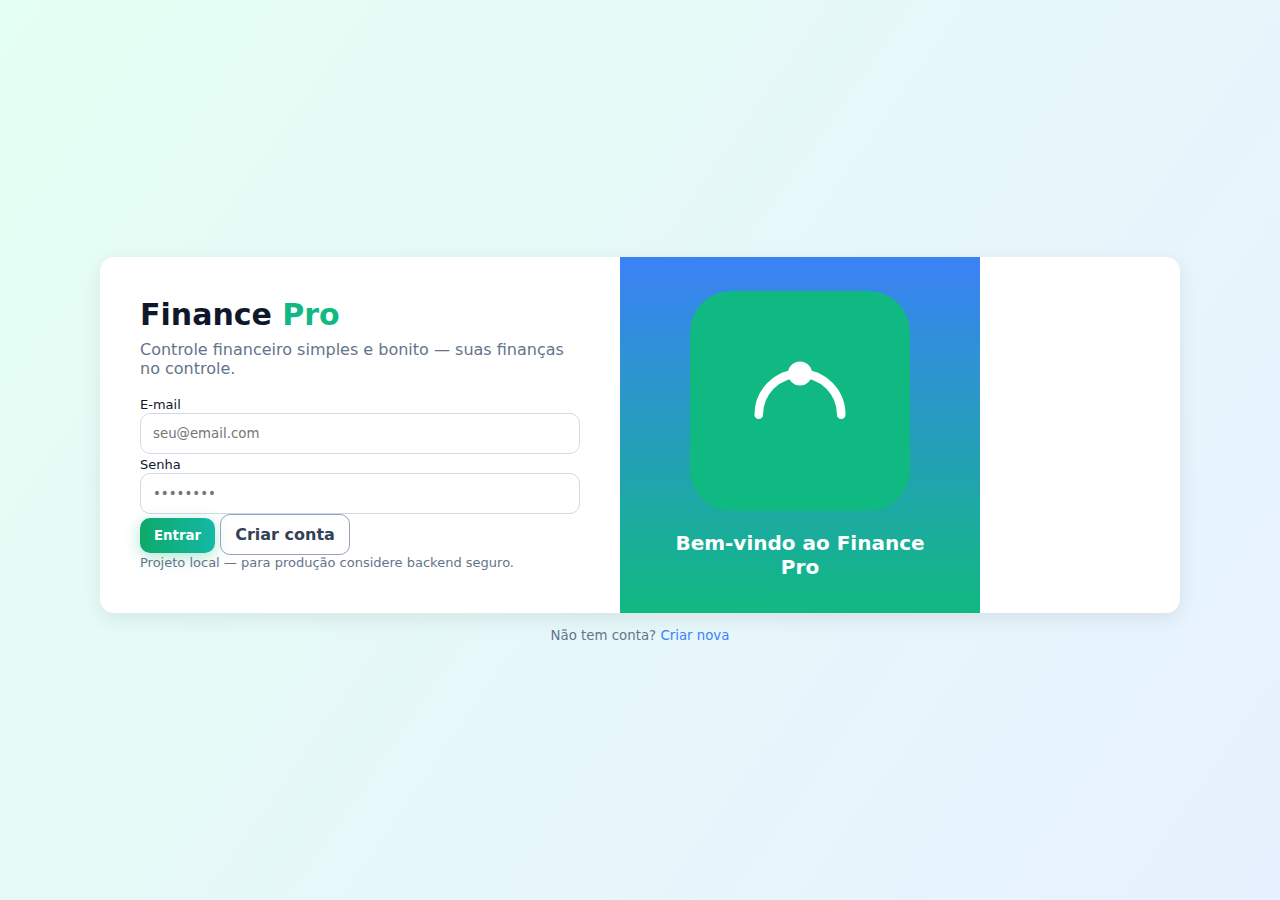
<file: index.html>
<!DOCTYPE html>
<html lang="pt-BR">
<head>
  <meta charset="utf-8" />
  <meta name="viewport" content="width=device-width,initial-scale=1" />
  <title>Finance Pro — Login</title>
  <link rel="stylesheet" href="style.css" />
</head>
<body class="auth-page">

  <main class="auth-container">
    <div class="auth-card">
      <div class="auth-left">
        <h1 class="brand">Finance <span class="accent">Pro</span></h1>
        <p class="subtitle">Controle financeiro simples e bonito — suas finanças no controle.</p>

        <label class="field">
          <span>E-mail</span>
          <input id="login-email" type="email" placeholder="seu@email.com" />
        </label>

        <label class="field">
          <span>Senha</span>
          <input id="login-senha" type="password" placeholder="••••••••" />
        </label>

        <div class="actions">
          <button id="login-btn" class="btn primary btn-animated">Entrar</button>
          <a href="cadastro.html" class="btn ghost">Criar conta</a>
        </div>

        <p class="muted small">Projeto local — para produção considere backend seguro.</p>
      </div>

      <div class="auth-right">
        <div class="welcome-illustration">
          <svg width="220" height="220" viewBox="0 0 64 64" fill="none" aria-hidden>
            <rect width="64" height="64" rx="12" fill="#10b981"/>
            <path d="M20 36c0-6.627 5.373-12 12-12s12 5.373 12 12" stroke="#fff" stroke-width="2.5" stroke-linecap="round" stroke-linejoin="round"/>
            <circle cx="32" cy="24" r="3.5" fill="#fff"/>
          </svg>
        </div>
        <p class="big">Bem-vindo ao Finance Pro</p>
      </div>
    </div>

    <footer class="auth-footer">
      <small>Não tem conta? <a href="cadastro.html">Criar nova</a></small>
    </footer>
  </main>

<script>
  // Login logic (API Call)
  const API_URL = 'http://localhost:3000/api'; // Mantenha consistente com script.js

  document.getElementById("login-btn").addEventListener("click", async () => {
    const email = document.getElementById("login-email").value.trim();
    const senha = document.getElementById("login-senha").value.trim();

    if (!email || !senha) return alert("Preencha e-mail e senha.");

    try {
        const response = await fetch(`${API_URL}/auth/login`, {
            method: 'POST',
            headers: { 'Content-Type': 'application/json' },
            body: JSON.stringify({ email, senha })
        });

        if (!response.ok) {
            const errorData = await response.json().catch(() => ({ message: "E-mail ou senha incorretos." }));
            return alert(errorData.message || "Falha no login. Verifique o console para detalhes.");
        }

        const data = await response.json();
        
        // ** API deve retornar um token e info do usuário no objeto 'data' **
        localStorage.setItem("authToken", data.token); // Salva o token de segurança
        localStorage.setItem("loggedUser", email); 
        
        if (!localStorage.getItem("theme")) localStorage.setItem("theme","light");
        window.location.href = "dashboard.html";

    } catch (error) {
        console.error("Erro de conexão com o servidor:", error);
        alert("Não foi possível conectar ao servidor. Verifique se o backend está rodando em " + API_URL);
    }
  });

  // quick keyboard Enter support
  [ "login-email", "login-senha" ].forEach(id => {
    const el = document.getElementById(id);
    if (el) el.addEventListener("keypress", (e) => {
      if (e.key === 'Enter') document.getElementById("login-btn").click();
    });
  });
</script>
</body>
</html>
</file>
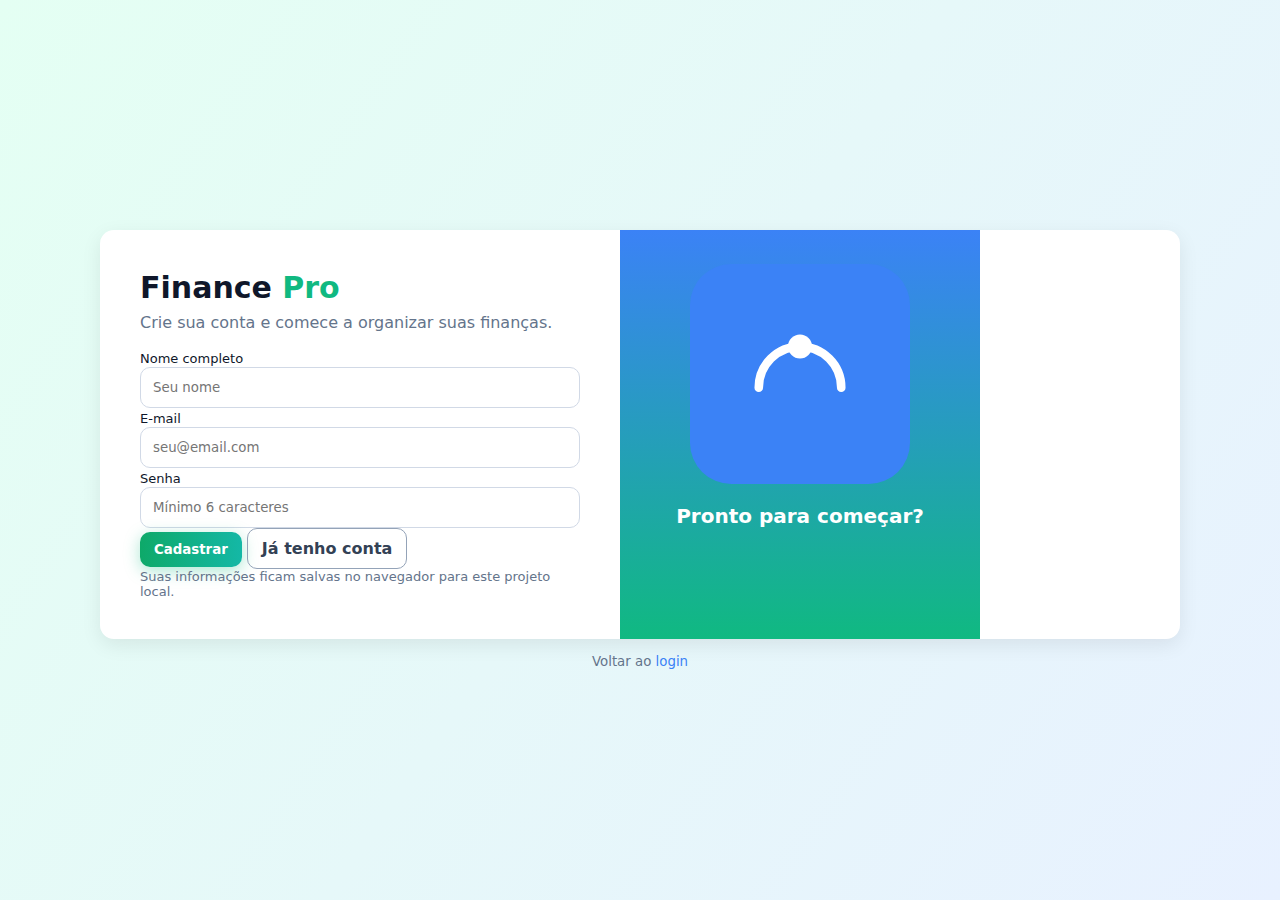
<file: cadastro.html>
<!DOCTYPE html>
<html lang="pt-BR">
<head>
  <meta charset="utf-8" />
  <meta name="viewport" content="width=device-width,initial-scale=1" />
  <title>Finance Pro — Cadastro</title>
  <link rel="stylesheet" href="style.css" />
</head>
<body class="auth-page">

  <main class="auth-container">
    <div class="auth-card">
      <div class="auth-left">
        <h1 class="brand">Finance <span class="accent">Pro</span></h1>
        <p class="subtitle">Crie sua conta e comece a organizar suas finanças.</p>

        <label class="field">
          <span>Nome completo</span>
          <input id="cadastro-nome" type="text" placeholder="Seu nome" />
        </label>

        <label class="field">
          <span>E-mail</span>
          <input id="cadastro-email" type="email" placeholder="seu@email.com" />
        </label>

        <label class="field">
          <span>Senha</span>
          <input id="cadastro-senha" type="password" placeholder="Mínimo 6 caracteres" />
        </label>

        <div class="actions">
          <button id="cadastro-btn" class="btn primary btn-animated">Cadastrar</button>
          <a href="index.html" class="btn ghost">Já tenho conta</a>
        </div>

        <p class="muted small">Suas informações ficam salvas no navegador para este projeto local.</p>
      </div>

      <div class="auth-right">
        <div class="welcome-illustration">
          <svg width="220" height="220" viewBox="0 0 64 64" fill="none" aria-hidden>
            <rect width="64" height="64" rx="12" fill="#3B82F6"/>
            <path d="M20 36c0-6.627 5.373-12 12-12s12 5.373 12 12" stroke="#fff" stroke-width="2.5" stroke-linecap="round" stroke-linejoin="round"/>
            <circle cx="32" cy="24" r="3.5" fill="#fff"/>
          </svg>
        </div>
        <p class="big">Pronto para começar?</p>
      </div>
    </div>

    <footer class="auth-footer">
      <small>Voltar ao <a href="index.html">login</a></small>
    </footer>
  </main>

<script>
  // Cadastro logic (API Call)
  const API_URL = 'http://localhost:3000/api'; // Mantenha consistente com script.js

  document.getElementById("cadastro-btn").addEventListener("click", async () => {
    const nome = document.getElementById("cadastro-nome").value.trim();
    const email = document.getElementById("cadastro-email").value.trim();
    const senha = document.getElementById("cadastro-senha").value.trim();

    if (!nome || !email || !senha) return alert("Preencha todos os campos.");
    if (senha.length < 6) return alert("Senha muito curta. Use pelo menos 6 caracteres.");

    try {
        const response = await fetch(`${API_URL}/auth/register`, {
            method: 'POST',
            headers: { 'Content-Type': 'application/json' },
            body: JSON.stringify({ nome, email, senha })
        });

        if (!response.ok) {
            const errorData = await response.json().catch(() => ({ message: "Falha no cadastro." }));
            return alert(errorData.message || "Erro no cadastro. O e-mail já pode estar em uso.");
        }

        alert("Cadastro realizado! Faça login.");
        window.location.href = "index.html";

    } catch (error) {
        console.error("Erro de conexão:", error);
        alert("Não foi possível conectar ao servidor. Verifique se o backend está rodando em " + API_URL);
    }
  });
  
  // quick keyboard Enter support
  [ "cadastro-nome", "cadastro-email", "cadastro-senha" ].forEach(id => {
    const el = document.getElementById(id);
    if (el) el.addEventListener("keypress", (e) => {
      if (e.key === 'Enter') document.getElementById("cadastro-btn").click();
    });
  });
</script>
</body>
</html>
</file>
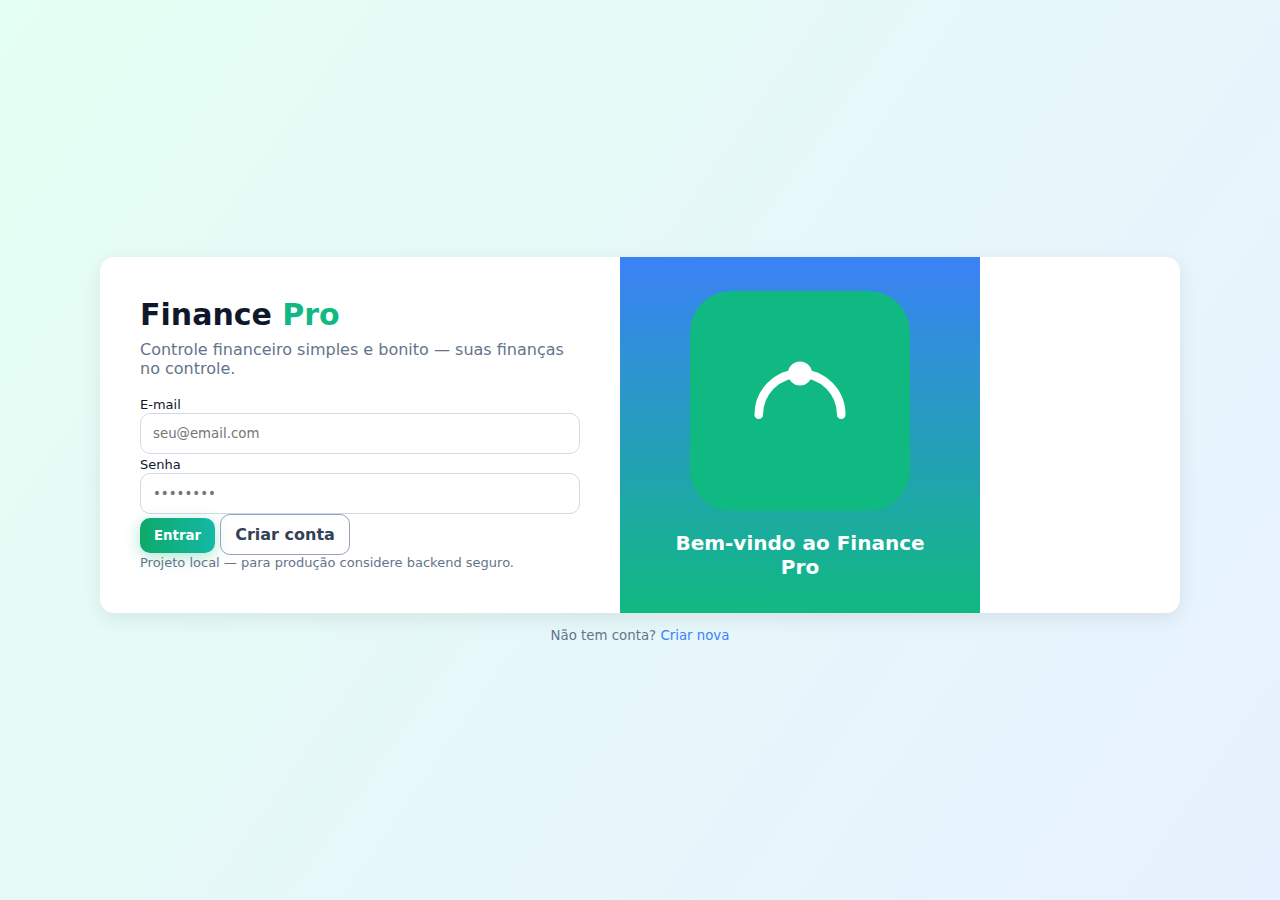
<file: connect.html>
<!DOCTYPE html>
<html lang="pt-BR">
<head>
  <meta charset="utf-8">
  <meta name="viewport" content="width=device-width,initial-scale=1" />
  <title>Finance Pro — Conectar Contas</title>
  <link rel="stylesheet" href="style.css">
</head>
<body class="auth-page" style="background:linear-gradient(180deg,#eef8ff,#f7fff5)">

  <main class="auth-container" style="max-width:900px;padding:28px;">
    <div class="auth-card" style="display:block;padding:24px;">
      <header style="display:flex;justify-content:space-between;align-items:center;margin-bottom:12px;">
        <h2 style="margin:0">Conectar Contas</h2>
        <a href="dashboard.html" class="btn ghost">Voltar ao dashboard</a>
      </header>

      <section style="display:grid;grid-template-columns:1fr 320px;gap:18px;">
        <div>
          <p class="muted">Use este fluxo para conectar suas contas. Nesta versão local podemos simular a importação ou colar um token de desenvolvimento.</p>

          <div class="card" style="margin-top:12px;">
            <h3>Escolher provedor</h3>
            <div class="widget-options" style="display:flex;flex-wrap:wrap;gap:8px;margin-top:10px;">
              <button class="btn provider-btn" data-bank="Banco A">Banco A</button>
              <button class="btn provider-btn" data-bank="Banco B">Banco B</button>
              <button class="btn provider-btn" data-bank="Banco C">Banco C</button>
              <button class="btn provider-btn" data-bank="Belvo">Belvo (exemplo)</button>
            </div>

            <div style="margin-top:12px;">
              <label class="small">Ou cole aqui um token (modo dev):</label>
              <input id="connect-token" placeholder="JSON token / link (opcional)" style="width:100%;padding:10px;border-radius:8px;border:1px solid #ddd;margin-top:6px" />
            </div>

            <div style="display:flex;gap:8px;justify-content:flex-end;margin-top:12px;">
              <button id="connect-back" class="btn ghost">Cancelar</button>
              <button id="connect-now" class="btn primary">Conectar conta</button>
            </div>
          </div>

          <div class="card" style="margin-top:12px;">
            <h3>Conexões ativas</h3>
            <ul id="connected-list" class="list" style="margin-top:8px"></ul>
          </div>
        </div>

        <aside>
          <div class="card" style="position:sticky;top:18px">
            <h3>Dicas de segurança</h3>
            <p class="small muted">Nunca cole credenciais de produção em páginas sem backend. Este projeto é local — para integração real você precisa de um backend seguro e provedores como Belvo ou Plaid.</p>
            <hr style="margin:12px 0" />
            <p><strong>Simulação</strong></p>
            <p class="small muted">No modo simulado geramos algumas transações e uma conta relacionada.</p>
            <div style="margin-top:8px;display:flex;gap:8px;justify-content:flex-end">
              <button id="simulate-small" class="btn small">Simular 3</button>
              <button id="simulate-large" class="btn small">Simular 10</button>
            </div>
          </div>
        </aside>
      </section>
    </div>
  </main>

<script src="script.js"></script>
<script>
  // connect page behaviour
  document.addEventListener('DOMContentLoaded', ()=>{
    const providerBtns = document.querySelectorAll('.provider-btn');
    providerBtns.forEach(b=>b.addEventListener('click', ()=>{
      providerBtns.forEach(x=>x.classList.remove('selected'));
      b.classList.add('selected');
      document.getElementById('connect-token').value = '';
    }));

    document.getElementById('connect-back').addEventListener('click', ()=> location.href='dashboard.html');
    document.getElementById('connect-now').addEventListener('click', ()=> {
      const selected = document.querySelector('.provider-btn.selected');
      const token = document.getElementById('connect-token').value.trim();
      if (token) {
        try {
          const parsed = JSON.parse(token);
          // delegate to import function from script.js
          if (window.importTransactionsFromExternal) {
            window.importTransactionsFromExternal(parsed, selected ? selected.dataset.bank : 'Token Import');
            location.href = 'dashboard.html';
            return;
          }
        } catch(e){ /* fallthrough to simulate */ }
      }
      const bankName = selected ? selected.dataset.bank : 'Banco (simulado)';
      if (confirm('Simular consentimento e importar transações de '+bankName+'?')) {
        if (window.simulateBankImport) window.simulateBankImport(bankName, 8);
        location.href = 'dashboard.html';
      }
    });

    document.getElementById('simulate-small').addEventListener('click', ()=>{ if (window.simulateBankImport) window.simulateBankImport('Simulado',3); loadConnected(); });
    document.getElementById('simulate-large').addEventListener('click', ()=>{ if (window.simulateBankImport) window.simulateBankImport('Simulado',10); loadConnected(); });

    function loadConnected(){
      const user = localStorage.getItem('loggedUser');
      if (!user) return location.href='index.html';
      const key = 'financeProData_'+user;
      const data = JSON.parse(localStorage.getItem(key) || '{}');
      const list = document.getElementById('connected-list');
      list.innerHTML = '';
      (data.connectedBanks || []).forEach(b => {
        const li = document.createElement('li');
        li.className = 'list-item';
        li.innerHTML = `<div><strong>${b.name}</strong><div class="small muted">${new Date(b.connectedAt).toLocaleString()}</div></div><div class="list-actions"><button class="btn xs ghost" onclick="disconnectBank(${b.id})">Desconectar</button></div>`;
        list.appendChild(li);
      });
    }

    loadConnected();
  });
</script>
</body>
</html>
</file>
<file: style.css>
/* ========== RESET / BASE ========== */
* {
  margin: 0;
  padding: 0;
  box-sizing: border-box;
  font-family: Inter, Poppins, system-ui, -apple-system, BlinkMacSystemFont,
    "Segoe UI", Roboto, Helvetica, Arial, sans-serif;
}

:root {
  --bg: #f5f7fb;
  --card: #ffffff;
  --muted: #64748b;
  --accent: #10b981;
  --accent-2: #3b82f6;
  --danger: #e11d48;
  --radius: 10px;
  --shadow: 0 6px 20px rgba(0, 0, 0, 0.08);
}

/* App background */
html, body {
  height: 100%;
  background: var(--bg);
  color: #0f172a;
}

/* Links */
a {
  color: var(--accent-2);
  text-decoration: none;
  font-weight: 500;
}
.small { font-size: 13px; }
.muted { color: var(--muted); }

/* ========== AUTH PAGES ========== */

.auth-page {
  min-height: 100vh;
  display: flex;
  align-items: center;
  justify-content: center;
  background: linear-gradient(125deg,#e4fff3,#e8f1ff);
  padding: 40px;
}

.auth-container {
  width: 100%;
  max-width: 1080px;
}

.auth-card {
  display: flex;
  background: var(--card);
  border-radius: 14px;
  overflow: hidden;
  box-shadow: var(--shadow);
  transition: .3s ease;
}
.auth-card:hover {
  transform: translateY(-4px);
  box-shadow: 0 14px 38px rgba(0,0,0,.12);
}

.auth-left {
  width: 520px;
  padding: 40px;
}
.brand {
  font-size: 30px;
  font-weight: 700;
}
.brand .accent { color: var(--accent); }

.subtitle { margin: 8px 0 16px; color: var(--muted); }

.field { margin-bottom: 12px; }
.field span {
  font-size: 13px;
  margin-bottom: 6px;
}
.field input {
  width: 100%;
  padding: 12px;
  border-radius: var(--radius);
  border: 1px solid #d1d9e6;
  transition: .2s;
}
.field input:focus {
  border-color: var(--accent);
  box-shadow: 0 0 0 3px rgba(16,185,129,.2);
}

/* Auth right */
.auth-right {
  width: 360px;
  background: linear-gradient(180deg,#3b82f6,#10b981);
  padding: 34px;
  text-align: center;
  color: #fff;
}
.auth-right .big {
  font-size: 20px;
  margin-top: 16px;
  font-weight: 600;
}

/* Auth footer */
.auth-footer {
  margin-top: 12px;
  text-align: center;
  color: var(--muted);
}

/* ========== BUTTONS ========== */

button, .btn {
  cursor: pointer;
  border: none;
  border-radius: var(--radius);
  padding: 10px 14px;
  font-weight: 600;
  transition: .18s ease;
  display: inline-flex;
  align-items: center;
  justify-content: center;
}

button:hover, .btn:hover {
  transform: translateY(-2px);
}

/* Primary button */
.btn.primary {
  background: linear-gradient(90deg,#0ea969,#14b8a6);
  color: #fff;
  box-shadow: 0 4px 16px rgba(16,185,129,.35);
}
.btn.primary:hover {
  box-shadow: 0 6px 18px rgba(16,185,129,.45);
}

.btn.ghost {
  border: 1px solid #94a3b8;
  background: transparent;
  color: #334155;
}
.btn.ghost:hover {
  background: rgba(148,163,184,.15);
}

.btn.small { padding: 7px 12px;font-size:13px; }
.btn.xs { padding: 5px 8px;font-size:12px; }

.btn.danger {
  background: rgba(239,68,68,.15);
  color: #ef4444;
  border: 1px solid rgba(239,68,68,.3);
}
.btn.danger:hover {
  background: rgba(239,68,68,.25);
}

/* ========== LAYOUT ========== */

.app {
  display: flex;
  min-height: 100vh;
}

/* Sidebar */
.sidebar {
  width: 250px;
  background: #0d1324;
  color: #fff;
  display: flex;
  flex-direction: column;
  justify-content: space-between;
  padding: 20px;
}

.brand-small {
  font-size: 20px;
  font-weight: 700;
  margin-bottom: 14px;
}

/* User block */
.user-info {
  display: flex;
  align-items: center;
  gap: 10px;
  margin-bottom: 12px;
}
.avatar {
  width: 48px;
  height: 48px;
  background: var(--accent);
  border-radius: 8px;
  display: flex;
  align-items: center;
  justify-content: center;
  color: #fff;
  font-weight: 700;
  font-size: 17px;
}

/* Sidebar buttons */
.menu {
  margin-top: 10px;
  display: flex;
  flex-direction: column;
  gap: 8px;
}
.menu-item {
  background: transparent;
  padding: 10px;
  text-align: left;
  border-radius: 8px;
  color: #d0d6de;
  transition:.2s;
}
.menu-item:hover {
  background: rgba(255,255,255,.06);
  transform: translateX(4px);
}
.menu-item.active {
  background: rgba(255,255,255,.12);
  color: var(--accent);
}

/* Sidebar bottom */
.sidebar-bottom {
  display:flex;
  flex-direction:column;
  gap:10px;
}

.theme-btn {
  background:#1e293b;
  color:white;
}
.logout {
  background:#ef4444;
  color:white;
}

/* Main */
.main {
  flex:1;
  padding:28px;
  overflow-y:auto;
}

/* Header */
.main-header {
  display:flex;
  justify-content:space-between;
  margin-bottom:16px;
}
.chip {
  background:var(--card);
  padding:8px 12px;
  border-radius:999px;
  box-shadow:var(--shadow);
}

/* Sections */
.section { margin-top:14px; }

.hidden { display:none; }

/* Dashboard cards */
.grid-resumo {
  display:grid;
  gap:16px;
  grid-template-columns:repeat(3,1fr);
}
.card {
  background:var(--card);
  padding:18px;
  border-radius:var(--radius);
  box-shadow:var(--shadow);
  transition:.2s;
}
.card:hover { transform:translateY(-4px); }

.resumo-card p {
  font-size:22px;
  font-weight:700;
  margin-top:8px;
}

/* Filters */
.filters {
  display:flex;
  gap:10px;
  flex-wrap:wrap;
  margin:16px 0;
}
.filters input, .filters select {
  padding:8px;
  border-radius:8px;
  border:1px solid #d0d7e4;
}

/* Charts grid */
.grid-charts {
  display:grid;
  grid-template-columns:1fr 1fr;
  gap:16px;
}

/* Lists */
.inline-form {
  display:flex;
  gap:10px;
  margin-bottom:14px;
}
.inline-form input, .inline-form select {
  padding:9px;
  border-radius:8px;
  border:1px solid #cbd5e1;
}

.list {
  display:flex;
  flex-direction:column;
  gap:10px;
}
.list-item {
  background:#fff;
  padding:14px;
  border-radius:8px;
  box-shadow:var(--shadow);
  display:flex;
  justify-content:space-between;
}

/* Table */
.table-card { padding:0; overflow:auto; }

.transactions-table {
  width:100%;
  border-collapse:collapse;
}
.transactions-table th, .transactions-table td {
  padding:10px;
  border-bottom:1px solid #e2e8f0;
}

/* Tags */
.tag {
  padding:6px 8px;
  border-radius:999px;
  font-size:11px;
  font-weight:700;
  color:#fff;
}
.tag-entry { background:var(--accent); }
.tag-expense { background:var(--danger); }

/* ========== DARK MODE ========== */

body.dark {
  --bg: #0a1124;
  --card: #0f172a;
  --muted: #9aa6b2;
  color: #e2e8f0;
  background: linear-gradient(180deg,#05101F,#0A1429,#0c192f);
}

/* Sidebar dark */
body.dark .sidebar {
  background:#020a18;
}

/* Cards & layout */
body.dark .card,
body.dark .list-item,
body.dark .chip,
body.dark .table-card {
  background:#0f172a;
  border:1px solid rgba(255,255,255,.06);
}

/* Inputs dark */
body.dark input,
body.dark select {
  background:#0d172b;
  color:#e2e8f0;
  border:1px solid #1e293b;
}

/* Menu active */
body.dark .menu-item.active {
  background:rgba(16,185,129,.15);
  color:#10b981;
}

/* Ghost dark */
body.dark .btn.ghost {
  border:1px solid #3b4758;
  color:#e2e8f0;
}
body.dark .btn.ghost:hover {
  background:rgba(255,255,255,.08);
}

/* Danger dark */
body.dark .btn.danger {
  background:rgba(239,68,68,.2);
  border:1px solid rgba(239,68,68,.3);
}
body.dark .btn.danger:hover {
  background:rgba(239,68,68,.32);
}

/* Scrollbars */
::-webkit-scrollbar { width: 7px; }
::-webkit-scrollbar-thumb {
  background: #94a3b8;
  border-radius: 20px;
}
body.dark ::-webkit-scrollbar-thumb {
  background: #334155;
}

/* Responsivo */
@media (max-width:900px) {
  .sidebar { display:none; }
  .grid-charts, .grid-resumo {
    grid-template-columns:1fr;
  }
}


/* Additional small adjustments for connect and transfer */
.provider-btn.selected {
  box-shadow: 0 6px 18px rgba(59,130,246,.18);
  transform: translateY(-3px);
  background: linear-gradient(90deg,#3b82f6,#10b981);
  color:#fff;
}

.card h3 { margin-bottom:8px; font-size:16px; }
.list-actions button{ margin-left:6px; }
</file>
